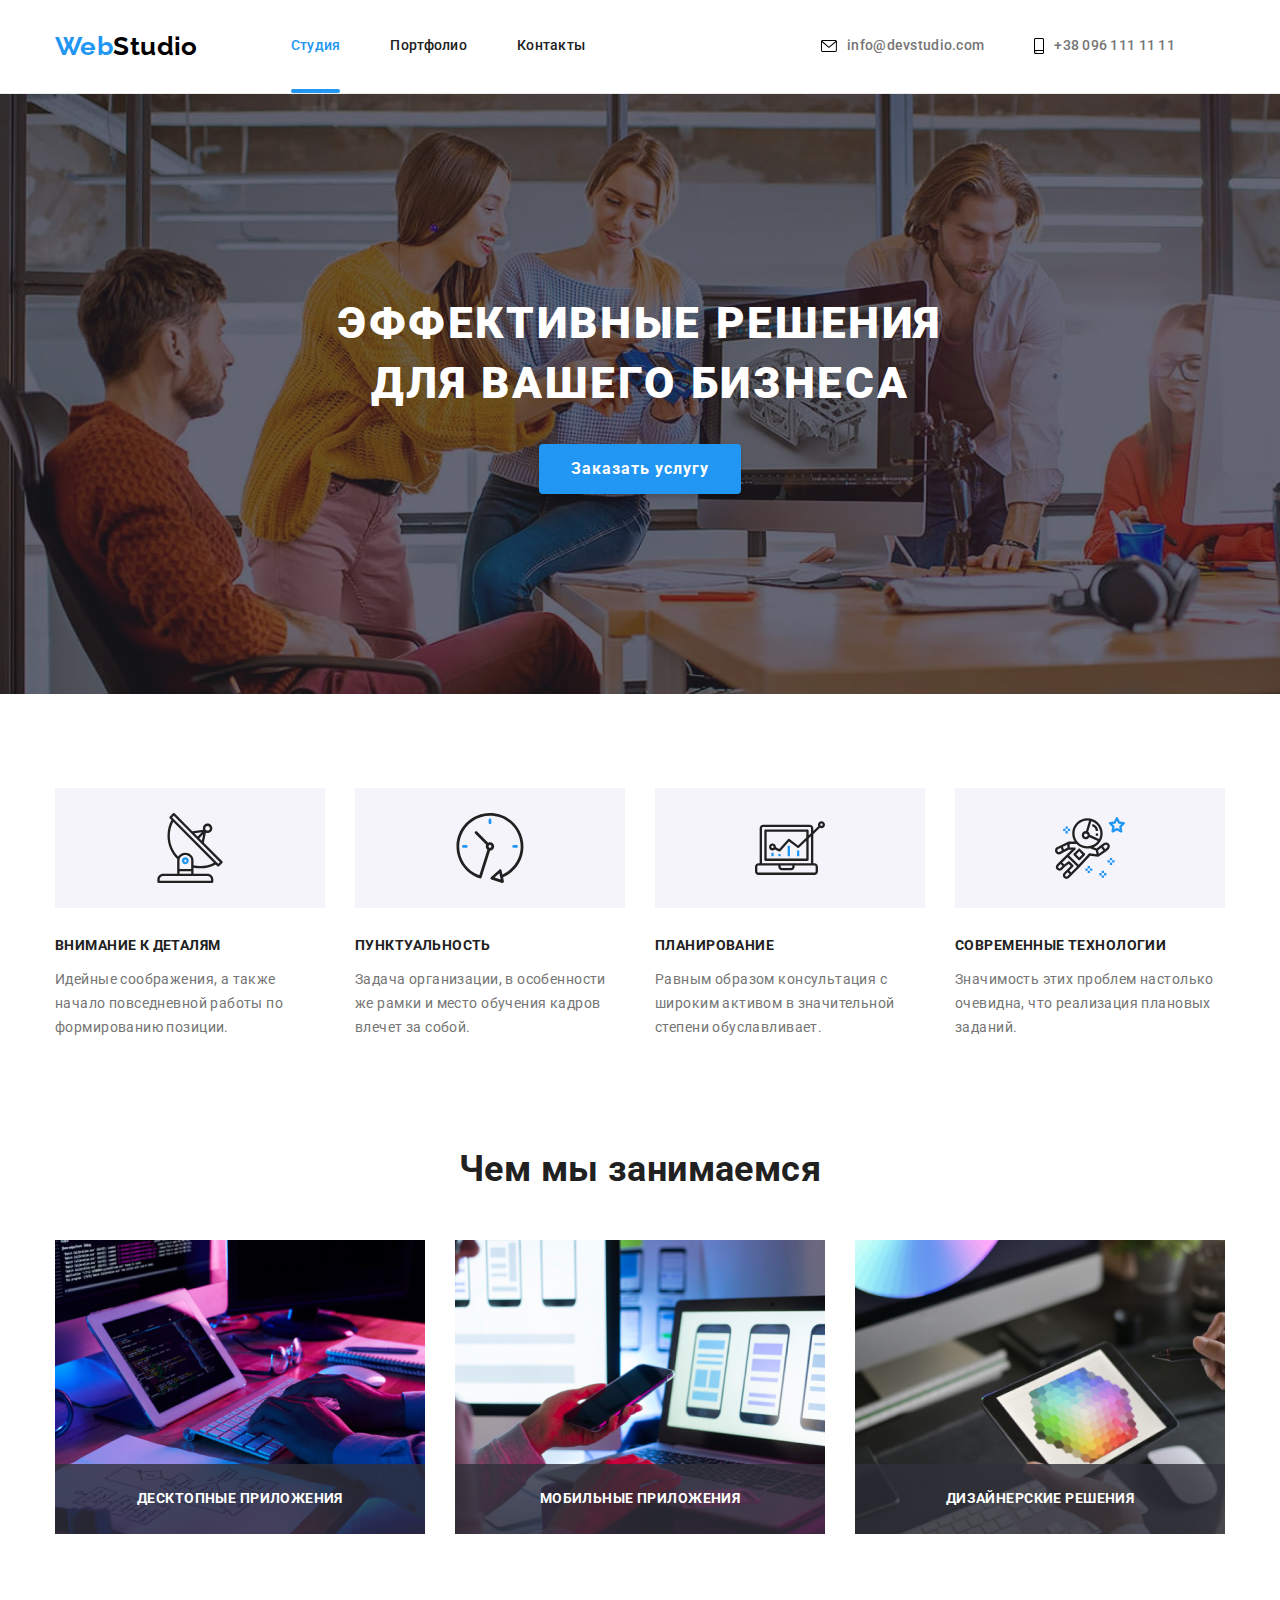
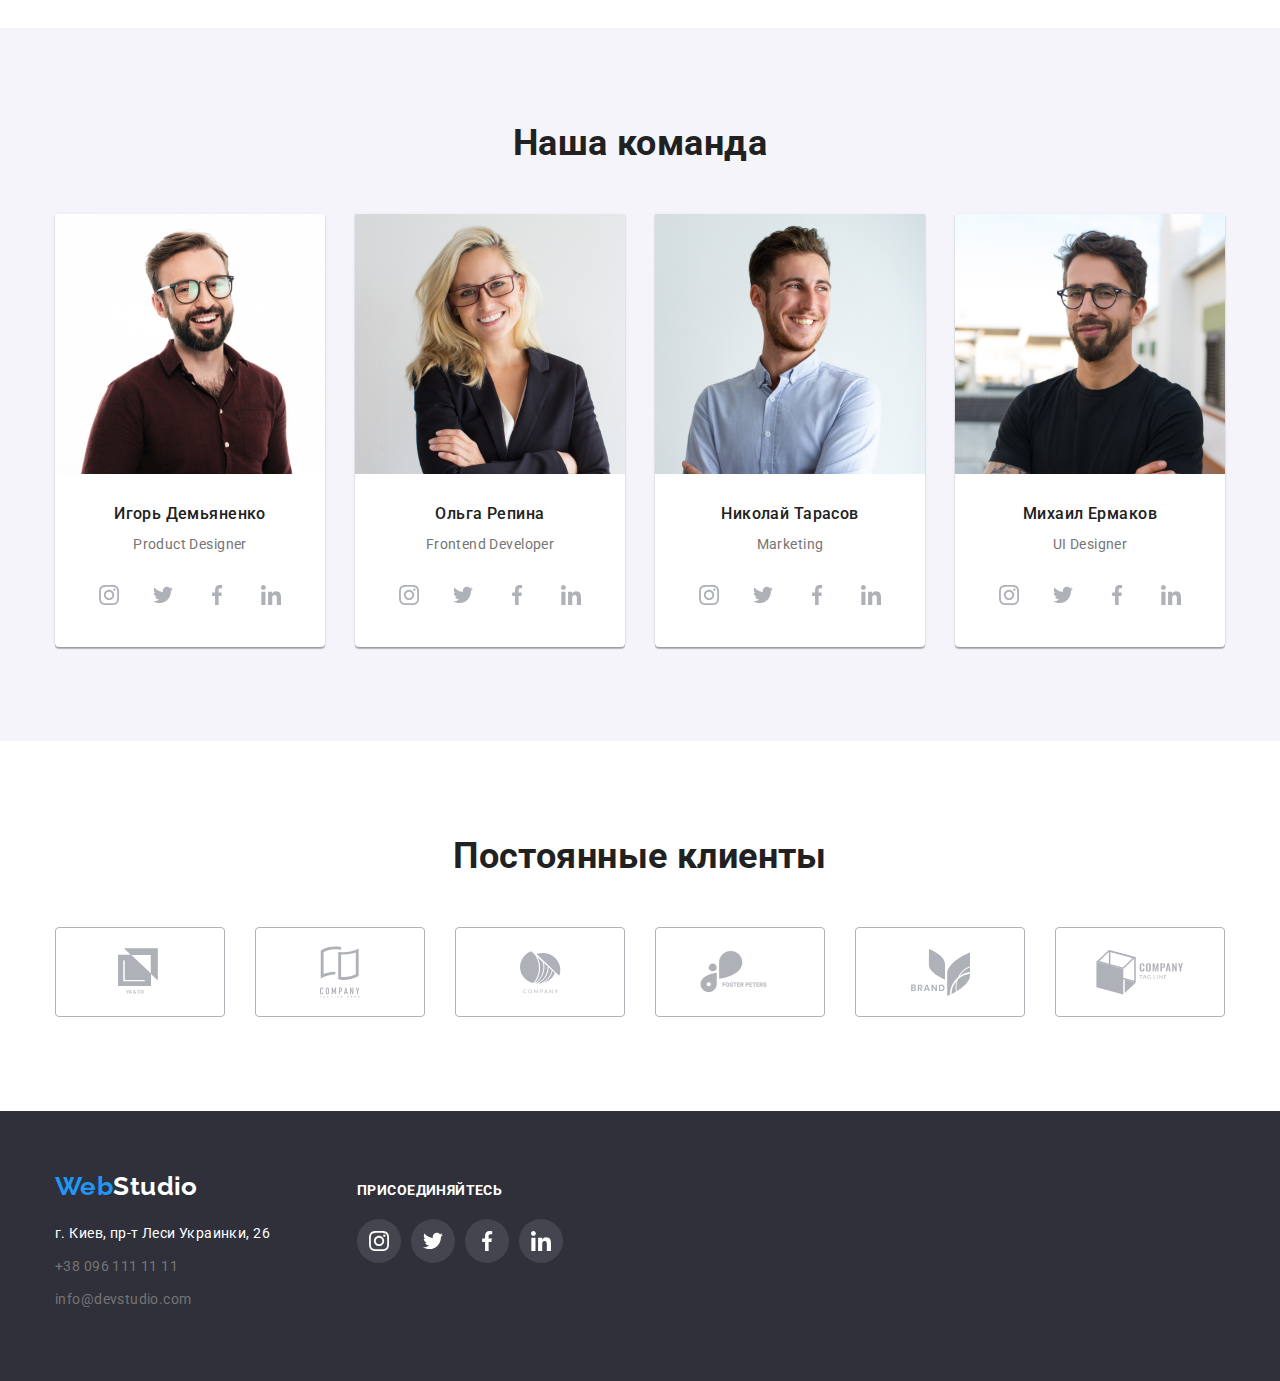
<file: index.html>
<!DOCTYPE html>
<html lang="ru">
<head>
    <meta charset="UTF-8">
    <meta name="viewport" content="width=device-width, initial-scale=1.0">
    <title>Главная</title>
    <link rel="preconnect" href="https://fonts.gstatic.com">
    <link href="https://fonts.googleapis.com/css2?family=Raleway:wght@700&family=Roboto:wght@400;500;700;900&display=swap"
        rel="stylesheet">
    <link rel="stylesheet" href="https://cdnjs.cloudflare.com/ajax/libs/modern-normalize/1.0.0/modern-normalize.min.css">
    <link rel="stylesheet" href="./css/styles.css">
</head>
<body>
    <header>
        <div class="horizontal-flex container">
            <nav class="horizontal-flex">
                <a class="logo" href="./index.html"><span class='accent'>Web</span>Studio</a>
                <ul class="horizontal-flex site-nav list">
                    <li><a class="site-nav-link link  current" href="./index.html">Студия</a></li>
                    <li><a class="site-nav-link link " href="./portfolio.html">Портфолио</a></li>
                    <li><a class="site-nav-link link  last-child" href="">Контакты</a></li>
                </ul>
            </nav>
            <ul class="horizontal-flex header-address list">
                <li>
                    <a class="link email-telephone-link" href="mailto:info@devstudio.com">
                        <svg class="email-icon email-telephone-link-icon "  width="16" height="12">
                            <use href="./images/sprite.svg#envelope"></use>
                        </svg>
                        <p class = "email-telephone">info@devstudio.com </p>
                    </a>
                </li>
                <li>
                    <a class="email-telephone-link link" href="tel:+380961111111">
                        <svg class="email-telephone-link-icon" width="10" height="16">
                            <use href="./images/sprite.svg#smartphone"></use>
                        </svg>
                        <p class="email-telephone">+38 096 111 11 11</p>
                    </a>
                </li>
            </ul>
        </div>
        
    </header>
    <main>
        <section class="hero">
            <h1 class="hero-h1">Эффективные решения для вашего бизнеса</h1>
            <button type ="button" class = "button-hero" data-modal-open> Заказать услугу</button>
        </section>
        <section class="section features">
            <div class="container">
                <h2 class="section-h2 visually-hidden">Особенности</h2>
                
                <ul class="features-list list horizontal-flex">
                    <li class="features-item">
                        <a href="#" class="features-item-link">
                            <svg class="features-item-link-icon">
                                <use href="./images/sprite.svg#antenna"></use>
                            </svg>
                        </a>
                        <h3 class='features-list-h3'>Внимание к деталям</h3>
                        <p>Идейные соображения, а также начало повседневной работы по формированию позиции.</p>
                    </li>
                    <li class="features-item ">
                        <a href="#" class="features-item-link">
                            <svg class="features-item-link-icon">
                                <use href="./images/sprite.svg#clock"></use>
                            </svg>
                        </a>
                        <h3 class='features-list-h3'>Пунктуальность</h3>
                        <p>Задача организации, в особенности же рамки и место обучения кадров влечет за собой.</p>
                    </li>
                    <li class="features-item ">
                        <a href="#" class="features-item-link">
                            <svg class="features-item-link-icon">
                                <use href="./images/sprite.svg#diagram"></use>
                            </svg>
                        </a>
                        <h3 class='features-list-h3'>Планирование</h3>
                        <p>Равным образом консультация с широким активом в значительной степени обуславливает.</p>
                    </li>
                    <li class="features-item ">
                        <a href="#" class="features-item-link">
                            <svg class="features-item-link-icon">
                                <use href="./images/sprite.svg#astronaut"></use>
                            </svg>
                        </a>
                        <h3 class='features-list-h3'>Современные технологии</h3>
                        <p>Значимость этих проблем настолько очевидна, что реализация плановых заданий.</p>
                    </li>
                </ul>
            </div>
        </section>
        <section class="section actions">
            <div class="container">
                <h2 class="section-h2">Чем мы занимаемся</h2>
                <ul class="list horizontal-flex">
                    <li>
                        <div class="actions-card">
                            <img src="./images/actions/img1.jpg" width='370' height='294' alt="Десктопные приложения">
                            <div class="actions-card-description">
                                <p>
                                    Десктопные приложения
                                </p>
                            </div>
                        </div>
                    </li>
                    <li>
                        <div class="actions-card">
                            <img src="./images/actions/img2.jpg" width='370' height='294' alt="Мобильные приложения">
                            <div class="actions-card-description">
                                <p>
                                    Мобильные приложения
                                </p>
                            </div>
                        </div>
                    </li>
                    <li>
                        <div class="actions-card">
                            <img src="./images/actions/img3.jpg" width='370' height='294' alt="Дизайнерские решения">
                            <div class="actions-card-description">
                                <p>
                                    Дизайнерские решения
                                </p>
                            </div>
                        </div>
                    </li>
                </ul>
            </div>
        </section>
        <section class="section teams">
            <div class="container">
                <h2 class="section-h2">Наша команда</h2>
                <ul class="teams-list list">
                    <li class = 'teams-card'>
                        <img src="./images/teams/imgID.jpg" width='270' height='260' alt="Игорь Демьяненко">
                        <div class=card-label>
                            <h3 class='card-name'>Игорь Демьяненко</h3>
                            <p>Product Designer</p>
                            <ul class='social-list list'>
                                <li class = 'social-list-item'>
                                    <a href="#" class="social-list-item-link">
                                        <svg class="social-list-item-link-icon">
                                            <use href="./images/sprite.svg#instagram"></use>
                                        </svg>
                                    </a>
                                </li>
                                <li class='social-list-item'>
                                    <a href="#" class="social-list-item-link">
                                        <svg class="social-list-item-link-icon">
                                            <use href="./images/sprite.svg#twitter"></use>
                                        </svg>
                                    </a>
                                </li>
                                <li class='social-list-item'>
                                    <a href="#" class="social-list-item-link">
                                        <svg class="social-list-item-link-icon">
                                            <use href="./images/sprite.svg#facebook"></use>
                                        </svg>
                                    </a>
                                </li>
                                <li class='social-list-item'>
                                    <a href="#" class="social-list-item-link">
                                        <svg class="social-list-item-link-icon">
                                            <use href="./images/sprite.svg#linkedin"></use>
                                        </svg>
                                    </a>
                                </li>
                            </ul>
                        </div>
                    </li>
                    <li class = 'teams-card'>
                        <img src="./images/teams/imgOR.jpg" width='270' height='260' alt="Ольга Репина">
                        <div class=card-label>
                            <h3 class='card-name'>Ольга Репина</h3>
                            <p>Frontend Developer</p>
                            <ul class='social-list list'>
                                <li class='social-list-item'>
                                    <a href="#" class="social-list-item-link">
                                        <svg class="social-list-item-link-icon">
                                            <use href="./images/sprite.svg#instagram"></use>
                                        </svg>
                                    </a>
                                </li>
                                <li class='social-list-item'>
                                    <a href="#" class="social-list-item-link">
                                        <svg class="social-list-item-link-icon">
                                            <use href="./images/sprite.svg#twitter"></use>
                                        </svg>
                                    </a>
                                </li>
                                <li class='social-list-item'>
                                    <a href="#" class="social-list-item-link">
                                        <svg class="social-list-item-link-icon">
                                            <use href="./images/sprite.svg#facebook"></use>
                                        </svg>
                                    </a>
                                </li>
                                <li class='social-list-item'>
                                    <a href="#" class="social-list-item-link">
                                        <svg class="social-list-item-link-icon">
                                            <use href="./images/sprite.svg#linkedin"></use>
                                        </svg>
                                    </a>
                                </li>
                            </ul>
                        </div>
                    </li>
                    <li class = 'teams-card'>
                        <img src="./images/teams/imgNT.jpg" width='270' height='260' alt="Николай Тарасов">
                        <div class=card-label>
                            <h3 class='card-name'>Николай Тарасов</h3>
                            <p>Marketing</p>
                            <ul class='social-list list'>
                                <li class='social-list-item'>
                                    <a href="#" class="social-list-item-link">
                                        <svg class="social-list-item-link-icon">
                                            <use href="./images/sprite.svg#instagram"></use>
                                        </svg>
                                    </a>
                                </li>
                                <li class='social-list-item'>
                                    <a href="#" class="social-list-item-link">
                                        <svg class="social-list-item-link-icon">
                                            <use href="./images/sprite.svg#twitter"></use>
                                        </svg>
                                    </a>
                                </li>
                                <li class='social-list-item'>
                                    <a href="#" class="social-list-item-link">
                                        <svg class="social-list-item-link-icon">
                                            <use href="./images/sprite.svg#facebook"></use>
                                        </svg>
                                    </a>
                                </li>
                                <li class='social-list-item'>
                                    <a href="#" class="social-list-item-link">
                                        <svg class="social-list-item-link-icon">
                                            <use href="./images/sprite.svg#linkedin"></use>
                                        </svg>
                                    </a>
                                </li>
                            </ul>
                        </div>
                    </li>
                    <li class = 'teams-card'>
                        <img src="./images/teams/imgME.jpg" width='270' height='260' alt="Михаил Ермаков">
                        <div class=card-label>
                            <h3 class='card-name'>Михаил Ермаков</h3>
                            <p>UI Designer</p>
                            <ul class='social-list list'>
                                <li class='social-list-item'>
                                    <a href="#" class="social-list-item-link">
                                        <svg class="social-list-item-link-icon">
                                            <use href="./images/sprite.svg#instagram"></use>
                                        </svg>
                                    </a>
                                </li>
                                <li class='social-list-item'>
                                    <a href="#" class="social-list-item-link">
                                        <svg class="social-list-item-link-icon">
                                            <use href="./images/sprite.svg#twitter"></use>
                                        </svg>
                                    </a>
                                </li>
                                <li class='social-list-item'>
                                    <a href="#" class="social-list-item-link">
                                        <svg class="social-list-item-link-icon">
                                            <use href="./images/sprite.svg#facebook"></use>
                                        </svg>
                                    </a>
                                </li>
                                <li class='social-list-item'>
                                    <a href="#" class="social-list-item-link">
                                        <svg class="social-list-item-link-icon">
                                            <use href="./images/sprite.svg#linkedin"></use>
                                        </svg>
                                    </a>
                                </li>
                            </ul>
                        </div>
                    </li>
                </ul>
            </div>
        
        </section>
        <section class="section customers">
            <div class="container">
                <h2 class="section-h2">Постоянные клиенты</h2>
                <ul class="customers-list list">
                    <li class="customers-item">
                        <a href="#" class="customers-item-link">
                            <svg class="customers-item-link-logo" width = "44px" height ="49px">
                                <use href="./images/sprite.svg#logo1" ></use>
                            </svg>
                        </a>
                    </li>
                    <li class="customers-item">
                        <a href="#" class="customers-item-link">
                            <svg class="customers-item-link-logo" width="40px" height="52px">
                                <use href="./images/sprite.svg#logo2"></use>
                            </svg>
                        </a>
                    </li>
                    <li class="customers-item">
                        <a href="#" class="customers-item-link">
                            <svg class="customers-item-link-logo" width="41px" height="43px">
                                <use href="./images/sprite.svg#logo3"></use>
                            </svg>
                        </a>
                    </li>
                    <li class="customers-item">
                        <a href="#" class="customers-item-link">
                            <svg class="customers-item-link-logo" width="80px" height="42px">
                                <use href="./images/sprite.svg#logo4"></use>
                            </svg>
                        </a>
                    </li>
                    <li class="customers-item">
                        <a href="#" class="customers-item-link">
                            <svg class="customers-item-link-logo" width="59px" height="47px">
                                <use href="./images/sprite.svg#logo5"></use>
                            </svg>
                        </a>
                    </li>
                    <li class="customers-item">
                        <a href="#" class="customers-item-link">
                            <svg class="customers-item-link-logo" width="88px" height="45px">
                                <use href="./images/sprite.svg#logo6"></use>
                            </svg>
                        </a>
                    </li>
                </ul>
            </div>

        </section>
    </main>
    <footer class = 'footer'>
        <div class = "container">
            <div class = 'footer-address'>
                <a class='logo' href="./index.html" lang="en"><span class='accent'>Web</span>Studio</a>
                <address class='footer-only-address'>
                    <ul class='list'>
                        <li class='footer-list'>
                            <a class='street link' href='https://goo.gl/maps/ssaZGnjNMrTu6JDE8'>г. Киев, пр-т Леси Украинки, 26</a>
                        </li>
                        <li class='footer-list not-address'>
                            <a class=" link no-color" href="tel:+380961111111">+38 096 111 11 11</a>
                        </li>
                        <li class='footer-list not-address'>
                            <a class="link no-color last-child" href="mailto:info@devstudio.com">info@devstudio.com</a>
                        </li>
                
                    </ul>
                </address>
            </div>
            <div class = 'footer-join'>
                <b class = 'join-watchword'>Присоединяйтесь</b>

                <ul class='social-list list'>
                    <li class='social-list-item'>
                        <a href="#" class="social-list-item-link-footer">
                            <svg class="social-list-item-link-icon">
                                <use href="./images/sprite.svg#instagram"></use>
                            </svg>
                        </a>
                    </li>
                    <li class='social-list-item'>
                        <a href="#" class="social-list-item-link-footer">
                            <svg class="social-list-item-link-icon">
                                <use href="./images/sprite.svg#twitter"></use>
                            </svg>
                        </a>
                    </li>
                    <li class='social-list-item'>
                        <a href="#" class="social-list-item-link-footer">
                            <svg class="social-list-item-link-icon">
                                <use href="./images/sprite.svg#facebook"></use>
                            </svg>
                        </a>
                    </li>
                    <li class='social-list-item'>
                        <a href="#" class="social-list-item-link-footer">
                            <svg class="social-list-item-link-icon">
                                <use href="./images/sprite.svg#linkedin"></use>
                            </svg>
                        </a>
                    </li>
                </ul>
            </div>
        </div>
    </footer>
    <div class = 'backdrop is-hidden' data-modal>
        <div class = 'modal'>
            <button type="button" class= 'modal-button' data-modal-close>

                    <svg class="x" width="11" height="11">
                        <use href="./images/sprite.svg#x"></use>
                    </svg>

                
            </button>
        </div>
    </div>
    <script src="./js/modal.js"></script>

</body>
</html>
</file>
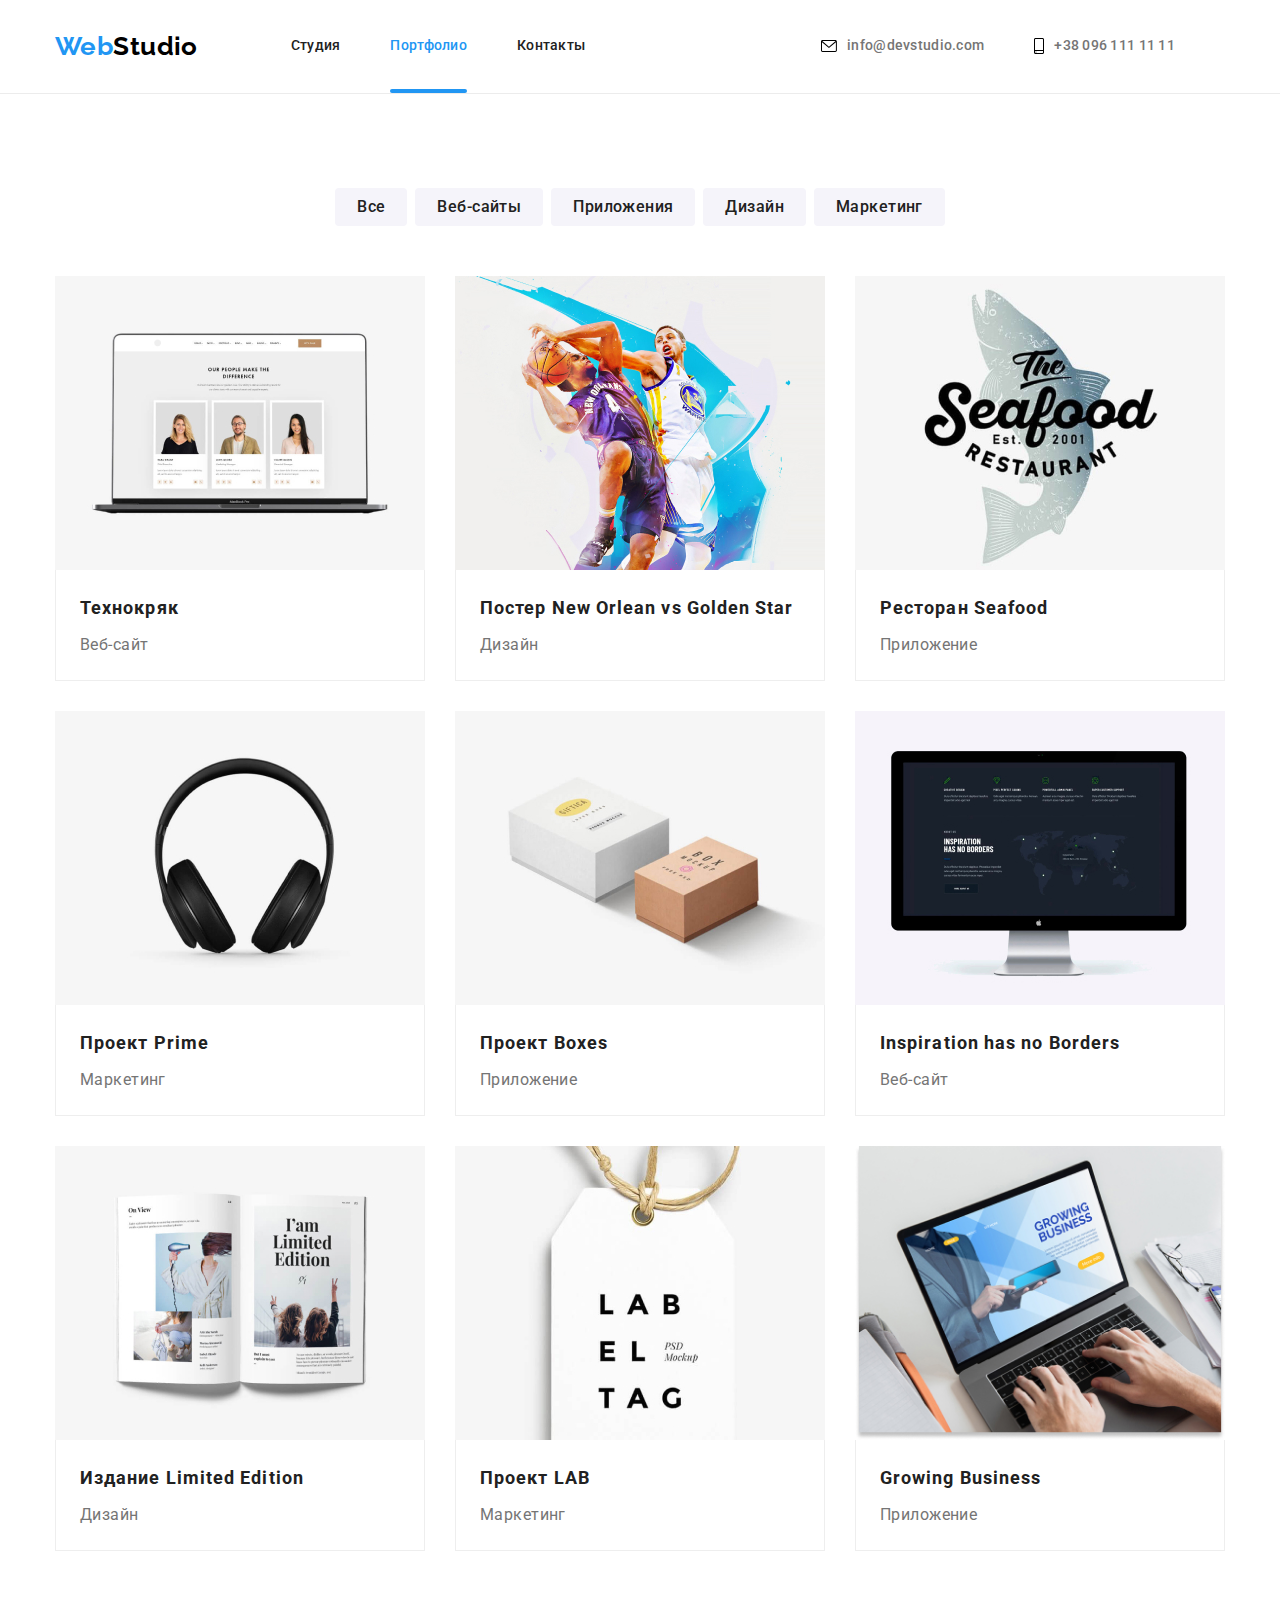
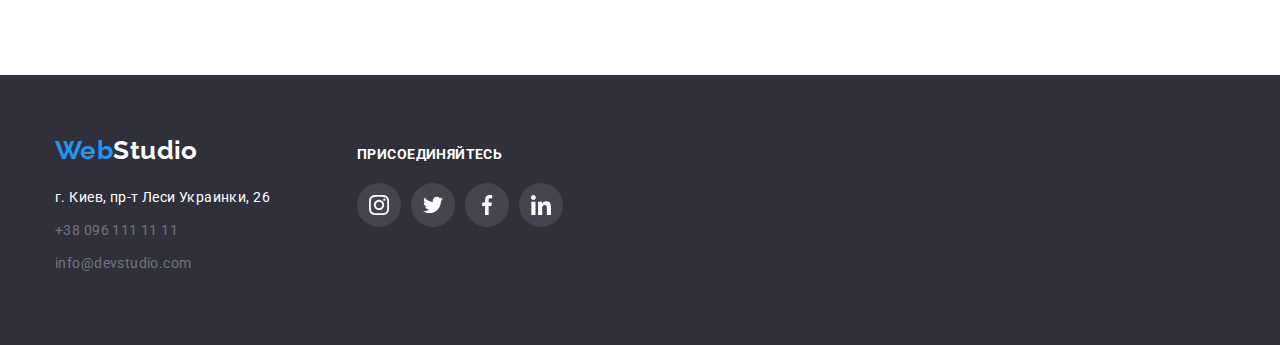
<file: portfolio.html>
<!DOCTYPE html>
<html lang="ru">
<head>
    <meta charset="UTF-8">
    <meta name="viewport" content="width=device-width, initial-scale=1.0">
    <title>Портфолио</title>
    <link rel="preconnect" href="https://fonts.gstatic.com">
    <link href="https://fonts.googleapis.com/css2?family=Raleway:wght@700&family=Roboto:wght@400;500;700;900&display=swap" rel="stylesheet">
    <link rel="stylesheet" href="https://cdnjs.cloudflare.com/ajax/libs/modern-normalize/1.0.0/modern-normalize.min.css">
    <link rel="stylesheet" href="./css/styles.css">
</head>
<body>
        <header>
            <div class="horizontal-flex container">
                <nav class="horizontal-flex">
                    <a class="logo" href="./index.html"><span class='accent'>Web</span>Studio</a>
                    <ul class="horizontal-flex site-nav list">
                        <li><a class="site-nav-link link  " href="./index.html">Студия</a></li>
                        <li><a class="site-nav-link link current" href="./portfolio.html">Портфолио</a></li>
                        <li><a class="site-nav-link link  last-child" href="">Контакты</a></li>
                    </ul>
                </nav>
                <ul class="horizontal-flex header-address list">
                    <li>
                        <a class="link email-telephone-link" href="mailto:info@devstudio.com">
                            <svg class="email-icon email-telephone-link-icon " width="16" height="12">
                                <use href="./images/sprite.svg#envelope"></use>
                            </svg>
                            <p class="email-telephone">info@devstudio.com </p>
                        </a>
                    </li>
                    <li>
                        <a class="email-telephone-link link" href="tel:+380961111111">
                            <svg class="email-telephone-link-icon" width="10" height="16">
                                <use href="./images/sprite.svg#smartphone"></use>
                            </svg>
                            <p class="email-telephone">+38 096 111 11 11</p>
                        </a>
                    </li>
                </ul>
            </div>
        
        </header>

    <main>
        <section class = 'section our-works'>
            <div class = "container">
                <h1 class="visually-hidden">Наши работы</h1>
                <ul class="horizontal-flex filters-our-works list">
                    <li><a href="" class="link our-works-button">Все</a></li>
                    <li><a href="" class="link our-works-button">Веб-сайты</a></li>
                    <li><a href="" class="link our-works-button">Приложения</a></li>
                    <li><a href="" class="link our-works-button">Дизайн</a></li>
                    <li><a href="" class="link our-works-button last-child">Маркетинг</a></li>
                </ul>
                
                <ul class="list grid-flex">
                    <li class='our-works-card'>
                        <a href="#" class="our-works-card-link">
                            <div class= "our-works-card-thumb">
                                <img src="./images/portfolio/img.jpg" width="370" height="294" alt="заглавная страница сайта с тремя фотографиями">
                                <div class = "our-works-card-thumb-overlay">
                                    <p>
                                        Технокряк это современная площадка распространения коронавируса. Компании используют эту платформу для цифрового
                                        шпионажа и атак на защищённые сервера конкурентов.
                                    </p>
                                </div>
                            </div>
                            <div class="our-works-card-description">
                                <h2 class="list-title">Технокряк</h2>
                                <p class="list-description">Веб-сайт</p>
                            </div>
                        </a>
                    </li>
                    <li class='our-works-card'>
                        <a href="#" class="our-works-card-link">
                            <div class="our-works-card-thumb">
                                <img src="./images/portfolio/img-1.jpg" width="370" height="294" alt="фото двух волейболистов">
                                <div class="our-works-card-thumb-overlay">
                                    <p>
                                        Технокряк это современная площадка распространения коронавируса. Компании используют эту платформу для
                                        цифрового
                                        шпионажа и атак на защищённые сервера конкурентов.
                                    </p>
                                </div>
                            </div>
                            <div class="our-works-card-description">
                                <h2 class="list-title">Постер New Orlean vs Golden Star</h2>
                                <p class="list-description">Дизайн</p>
                            </div>
                        </a>
                    </li>
                    <li class='our-works-card'>
                        <a href="#" class="our-works-card-link">
                            <div class="our-works-card-thumb">
                                <img src="./images/portfolio/img-2.jpg" width="370" height="294" alt="Логотип ресторана ">
                                <div class="our-works-card-thumb-overlay">
                                    <p>
                                        Технокряк это современная площадка распространения коронавируса. Компании используют эту платформу для
                                        цифрового
                                        шпионажа и атак на защищённые сервера конкурентов.
                                    </p>
                                </div>
                            </div>
                            <div class="our-works-card-description">
                                <h2 class="list-title">Ресторан Seafood</h2>
                                <p class="list-description">Приложение</p>
                            </div>
                        </a>
                    </li>
                    <li class='our-works-card'>
                        <a href="#" class="our-works-card-link">
                            <div class="our-works-card-thumb">
                                <img src="./images/portfolio/img-3.jpg" width="370" height="294" alt="Фотография наушников">
                                <div class="our-works-card-thumb-overlay">
                                    <p>
                                        Технокряк это современная площадка распространения коронавируса. Компании используют эту платформу для
                                        цифрового
                                        шпионажа и атак на защищённые сервера конкурентов.
                                    </p>
                                </div>
                            </div>
                            <div class="our-works-card-description">
                                <h2 class="list-title">Проект Prime</h2>
                                <p class="list-description">Маркетинг</p>
                            </div>
                        </a>
                    </li>
                    <li class='our-works-card'>
                        <a href="#" class="our-works-card-link">
                            <div class="our-works-card-thumb">
                                <img src="./images/portfolio/img-4.jpg" width="370" height="294" alt="Две картонные коробки">
                                <div class="our-works-card-thumb-overlay">
                                    <p>
                                        Технокряк это современная площадка распространения коронавируса. Компании используют эту платформу для
                                        цифрового
                                        шпионажа и атак на защищённые сервера конкурентов.
                                    </p>
                                </div>
                            </div>
                            <div class="our-works-card-description">
                                <h2 class="list-title">Проект Boxes</h2>
                                <p class="list-description">Приложение</p>
                            </div>
                        </a>
                    </li>
                    <li class='our-works-card'>
                        <a href="#" class="our-works-card-link">
                            <div class="our-works-card-thumb">
                                <img src="./images/portfolio/img-5.jpg" width="370" height="294" alt="Монитор с изображением карты">
                                <div class="our-works-card-thumb-overlay">
                                    <p>
                                        Технокряк это современная площадка распространения коронавируса. Компании используют эту платформу для
                                        цифрового
                                        шпионажа и атак на защищённые сервера конкурентов.
                                    </p>
                                </div>
                            </div>
                            <div class="our-works-card-description">
                                <h2 class="list-title">Inspiration has no Borders</h2>
                                <p class="list-description">Веб-сайт</p>
                            </div>
                        </a>
                    </li>
                    <li class='our-works-card'>
                        <a href="#" class="our-works-card-link">
                            <div class="our-works-card-thumb">
                                <img src="./images/portfolio/img-6.jpg" width="370" height="294" alt="Фотография разворота журнала">
                                <div class="our-works-card-thumb-overlay">
                                    <p>
                                        Технокряк это современная площадка распространения коронавируса. Компании используют эту платформу для
                                        цифрового
                                        шпионажа и атак на защищённые сервера конкурентов.
                                    </p>
                                </div>
                            </div>
                            <div class="our-works-card-description">
                                <h2 class="list-title">Издание Limited Edition</h2>
                                <p class="list-description">Дизайн</p>
                            </div>
                        </a>
                    </li>
                    <li class='our-works-card'>
                        <a href="#" class="our-works-card-link">
                            <div class="our-works-card-thumb">
                                <img src="./images/portfolio/img-7.jpg" width="370" height="294" alt="лейбл на шнурке">
                                <div class="our-works-card-thumb-overlay">
                                    <p>
                                        Технокряк это современная площадка распространения коронавируса. Компании используют эту платформу для
                                        цифрового
                                        шпионажа и атак на защищённые сервера конкурентов.
                                    </p>
                                </div>
                            </div>
                            <div class="our-works-card-description">
                                <h2 class="list-title">Проект LAB</h2>
                                <p class="list-description">Маркетинг</p>
                            </div>
                        </a>
                    </li>
                    <li class='our-works-card'>
                        <a href="#" class="our-works-card-link">
                            <div class="our-works-card-thumb">
                                <img src="./images/portfolio/img-8.jpg" width="370" height="294" alt="фотография открытого ноутбука">
                                <div class="our-works-card-thumb-overlay">
                                    <p>
                                        Технокряк это современная площадка распространения коронавируса. Компании используют эту платформу для
                                        цифрового
                                        шпионажа и атак на защищённые сервера конкурентов.
                                    </p>
                                </div>
                            </div>
                            <div class="our-works-card-description">
                                <h2 class="list-title">Growing Business</h2>
                                <p class="list-description">Приложение</p>
                            </div>
                        </a>
                    </li>
                
                </ul>
            </div>
        </section>
    </main>
<footer class='footer'>
    <div class="container">
        <div class='footer-address'>
            <a class='logo' href="./index.html" lang="en"><span class='accent'>Web</span>Studio</a>
            <address class='footer-only-address'>
                <ul class='list'>
                    <li class='footer-list'>
                        <a class='street link' href='https://goo.gl/maps/ssaZGnjNMrTu6JDE8'>г. Киев, пр-т Леси Украинки,
                            26</a>
                    </li>
                    <li class='footer-list not-address'>
                        <a class=" link no-color" href="tel:+380961111111">+38 096 111 11 11</a>
                    </li>
                    <li class='footer-list not-address'>
                        <a class="link no-color last-child" href="mailto:info@devstudio.com">info@devstudio.com</a>
                    </li>

                </ul>
            </address>
        </div>
        <div class='footer-join'>
            <b class='join-watchword'>Присоединяйтесь</b>

            <ul class='social-list list'>
                <li class='social-list-item'>
                    <a href="#" class="social-list-item-link-footer">
                        <svg class="social-list-item-link-icon">
                            <use href="./images/sprite.svg#instagram"></use>
                        </svg>
                    </a>
                </li>
                <li class='social-list-item'>
                    <a href="#" class="social-list-item-link-footer">
                        <svg class="social-list-item-link-icon">
                            <use href="./images/sprite.svg#twitter"></use>
                        </svg>
                    </a>
                </li>
                <li class='social-list-item'>
                    <a href="#" class="social-list-item-link-footer">
                        <svg class="social-list-item-link-icon">
                            <use href="./images/sprite.svg#facebook"></use>
                        </svg>
                    </a>
                </li>
                <li class='social-list-item'>
                    <a href="#" class="social-list-item-link-footer">
                        <svg class="social-list-item-link-icon">
                            <use href="./images/sprite.svg#linkedin"></use>
                        </svg>
                    </a>
                </li>
            </ul>
        </div>
    </div>
</footer>

</body>
</html>
</file>
<file: css/styles.css>
:root {
  --primary-text-color: #757575;
  --title-text-color: #212121;
  --accent-color: #2196f3;
  --logo-color: #000000;
  --alternative-color: #ffffff;
  --adress-footer-color: rgb (255, 255, 255, 0.6);
  --primary-bg-color: #ffffff;
  --accent-bg-color: #f5f4fa;
  --alternative-bg-color: #2f303a;
  --color-shadow: rgba(0, 0, 0, 0.15);
  --color-border-header: #ececec;
  --color-border-cards: #eeeeee;
  --color-overlay-gradient: rgba(47, 48, 58, 0.4);
  --color-social-link: #afb1b8;
  --background-social-link-footer: rgba(255, 255, 255, 0.1);
  --background-transparent: rgba(47, 48, 58, 0.8);
  --background-blue-overlay: rgba(33, 150, 243, 0.9);
  --background-modal: rgba(0, 0, 0, 0.2);
}
body {
  background-color: var(--primary-bg-color);
  color: var(--primary-text-color);
  font-size: 14px;
  line-height: 1.71;
  font-family: Roboto, sans-serif;
  letter-spacing: 0.03em;
}

.container {
  margin-left: auto;
  margin-right: auto;

  padding-left: 15px;
  padding-right: 15px;
  width: 1200px;
}
.visually-hidden {
  position: absolute;
  clip: rect(0 0 0 0);
  width: 1px;
  height: 1px;
  margin: -1px;
}

.horizontal-flex {
  display: flex;
  align-items: center;
}
.logo {
  display: block;
  color: var(--logo-color);
  font-family: Raleway, cursive;
  font-weight: 700;
  font-size: 26px;
  line-height: 1.19;
  text-decoration: none;
  margin-right: 93px;
}
.accent {
  color: var(--accent-color);
}
/* отключаю стили списков*/
.list {
  padding: 0;
  margin: 0;
  list-style: none;
}

/* ----header---- */
header {
  padding-top: 24px;
  padding-bottom: 25px;
  border-bottom: 1px solid var(--color-border-header);
}
.link {
  text-decoration: none;
  margin-right: 50px;
  transition: color 250ms cubic-bezier(0.4, 0, 0.2, 1);
}
.link:hover,
.link:focus {
  color: var(--accent-color);
  position: relative;
}
.horizontal-flex.header-address {
  margin-left: auto;
}
.site-nav-link {
  font-weight: 500;
  font-size: 14px;
  line-height: 1.14;
  letter-spacing: 0.02em;
  color: var(--title-text-color);
}
/*
.site-nav-link,
.site-nav-link:visited {
  color: var(--title-text-color);
}
*/
.email-telephone {
  font-weight: 500;
  font-size: 14px;
  line-height: 1.14;
  letter-spacing: 0.02em;
  color: inherit;
}
.current {
  color: var(--accent-color);
  position: relative;
}
.current::after {
  position: absolute;
  content: '';
  display: block;
  left: 0px;
  bottom: -40px;

  width: 100%;

  height: 4px;
  border-radius: 2px;
  background-color: var(--accent-color);
}
.email-telephone-link {
  display: inline-flex;
  align-items: center;
  color: var(--primary-text-color);
  fill: var(--primary-text -color);
  transition: fill 250ms cubic-bezier(0.4, 0, 0.2, 1),
    color 250ms cubic-bezier(0.4, 0, 0.2, 1);
}
.email-telephone-link:focus,
.email-telephone-link:hover {
  color: var(--accent-color);
  fill: var(--accent-color);
}

.email-telephone-link-icon {
  fill: inherit;
}

.email-telephone {
  margin-left: 10px;
}

/* ----end header---- */

/*------hero----------*/

.hero {
  background-color: var(--alternative-bg-color);
  text-align: center;
  margin-left: auto;
  margin-right: auto;
  padding-top: 200px;
  padding-bottom: 200px;
  max-width: 1600px;
  height: 600px;
  margin-left: auto;
  margin-right: auto;
  background-image: linear-gradient(
      to right,
      var(--color-overlay-gradient),
      var(--color-overlay-gradient)
    ),
    url('../images/hero-min.jpg');
  background-size: cover;
  background-repeat: no-repeat;
}

.hero-h1 {
  margin-left: auto;
  margin-right: auto;
  color: var(--alternative-color);
  width: 700px;
  font-family: Roboto;
  font-weight: 900;
  font-size: 44px;
  line-height: 1.36;

  letter-spacing: 0.06em;
  text-transform: uppercase;
  margin-top: 0px;
  margin-bottom: 30px;
}
.button-hero {
  background-color: var(--accent-color);
  color: var(--alternative-color);
  border: none;
  border-radius: 4px;
  box-shadow: 0px 4px 4px var(--color-shadow);
  padding: 10px 32px;
  font-weight: 700;
  font-size: 16px;
  line-height: 1.87;
  display: flex;
  align-items: center;
  text-align: center;
  letter-spacing: 0.06em;
  margin-left: auto;
  margin-right: auto;
  /*margin-bottom: 200px;*/
}

/*------end hero------*/

/*------section-------*/
img {
  display: block;
}
.section {
  background-color: var(--primary-bg-color);
  padding-top: 94px;
  /*--padding-bottom: 94px;--*/
}
.section-h2 {
  color: var(--title-text-color);

  font-weight: 700;
  font-size: 36px;
  line-height: 1.17;
  text-align: center;

  margin-top: 0;
  margin-bottom: 50px;
}

/*------end section---*/

/*---features-list----*/

.features-list-h3 {
  color: var(--title-text-color);

  font-weight: 700;
  font-size: 14px;
  line-height: 1.14;
  text-transform: uppercase;
  margin-top: 30px;
  margin-bottom: 10px;
}

.features-item {
  display: block;
  width: 270px;
  margin-right: 30px;
}
.features-item:last-child {
  margin-right: 0;
}
.features-item-link {
  display: flex;
  justify-content: center;
  align-items: center;
  width: 270px;
  height: 120px;
  background-color: var(--accent-bg-color);
}
.features-item-link-icon {
  width: 70px;
  height: 70px;
}

.features > p {
  display: inline-block;
  margin-top: 0;
  margin-bottom: 0px;
}
/*--end features-list-*/

/*-----actions----*/
.actions {
  padding-bottom: 94px;
}

.actions .list li:not(:last-child) {
  margin-right: 30px;
}
.actions-card {
  position: relative;
}
.actions-card-description {
  position: absolute;
  bottom: 0;
  left: 0;
  width: 100%;
  height: 70px;
  background: var(--background-transparent);
}
.actions-card-description p {
  display: block;
  margin-left: auto;
  margin-right: auto;
  margin-top: 27px;
  margin-bottom: 27px;
  color: var(--alternative-color);
  font-family: Roboto;
  font-weight: 700;
  font-size: 14px;
  line-height: 1.14;
  letter-spacing: 0.03em;
  text-transform: uppercase;
  text-align: center;
}
/*-----end actions----*/

/*--------teams-------*/
.teams {
  padding-bottom: 94px;
  background-color: var(--accent-bg-color);
}
.teams-list {
  display: flex;
}

.teams-card {
  background: var(--primary-bg-color);

  box-shadow: 0px 1px 3px rgba(0, 0, 0, 0.12), 0px 1px 1px rgba(0, 0, 0, 0.14),
    0px 2px 1px rgba(0, 0, 0, 0.2);
  border-radius: 0px 0px 4px 4px;
}
.teams-card:not(:last-child) {
  margin-right: 30px;
}
.card-name {
  color: var(--title-text-color);

  font-weight: 500;
  font-size: 16px;
  line-height: 1.19;
  text-align: center;
  margin-top: 0;
  margin-bottom: 10px;
}

.card-label {
  width: 270px;
  padding-top: 30px;
  padding-bottom: 30px;
  padding-right: 32px;
  padding-left: 32px;

  text-align: center;
}
.card-label p {
  margin: 0;
  margin-bottom: 16px;
}
.social-list {
  display: flex;
  justify-content: space-between;
}
.social-list-item {
  margin-right: 10px;
}
.social-list-item-link {
  display: flex;
  justify-content: center;
  align-items: center;
  width: 44px;
  height: 44px;
  border-radius: 50%;
  background-color: inherit;
  fill: var(--color-social-link);
  transition: fill 250ms cubic-bezier(0.4, 0, 0.2, 1),
    background-color 250ms cubic-bezier(0.4, 0, 0.2, 1);
}
.social-list-item-link:hover,
.social-list-item-link:focus {
  background-color: var(--accent-color);
  fill: var(--alternative-color);
}
.social-list-item-link-icon {
  width: 20px;
  height: 20px;
  fill: inherit;
}

/*------end teams-----*/

/*-----customers------*/
.customers {
  padding-bottom: 94px;
}
.customers-list {
  display: flex;
}
.customers-item {
  display: flex;
  width: 170px;
  height: 90px;
}
.customers-item:not(:last-child) {
  margin-right: 30px;
}
.customers-item-link {
  display: flex;
  justify-content: center;
  align-items: center;
  width: inherit;
  height: inherit;
  border: 1px solid var(--color-social-link);
  box-sizing: border-box;
  border-radius: 4px;
  fill: var(--color-social-link);
  transition: fill 250ms cubic-bezier(0.4, 0, 0.2, 1),
    border-color 250ms cubic-bezier(0.4, 0, 0.2, 1);
}
.customers-item-link:hover,
.customers-item-link:focus {
  fill: var(--accent-color);
  border-color: var(--accent-color);
}
.customers-item-link-logo {
  fill: inherit;
}
/*-----end customers------*/

/*------footer--------*/
.footer {
  display: block;
  margin-left: auto;
  margin-right: auto;
  background-color: var(--alternative-bg-color);

  padding-top: 60px;
  padding-bottom: 60px;
}

.footer .logo {
  color: var(--alternative-color);
  margin-bottom: 20px;
}

.footer-list.not-address {
  color: var(--adress-footer-color);
  font-style: normal;
  font-weight: 400;
}
.no-color {
  color: var(--adress-footer-color);
}

.street.link {
  color: var(--alternative-color);
  font-style: normal;
  margin-right: 0;
}
.footer-list {
  margin-bottom: 9px;
}
.footer-address {
  padding-right: 70px;
  width: 302px;
}
.footer > .container {
  display: flex;
  align-items: baseline;
}
.join-watchword {
  display: block;
  margin-bottom: 20px;
  font-weight: 700;
  font-size: 14px;
  line-height: 1.14;
  text-transform: uppercase;
  color: var(--alternative-color);
}
.social-list-item-link-footer {
  display: flex;
  justify-content: center;
  align-items: center;
  width: 44px;
  height: 44px;
  border-radius: 50%;
  background-color: var(--background-social-link-footer);
  fill: var(--alternative-color);
  transition: background-color 250ms cubic-bezier(0.4, 0, 0.2, 1);
}
.social-list-item-link-footer:hover,
.social-list-item-link-footer:focus {
  background-color: var(--accent-color);
}

/*------ end footer--------*/

/*------- modal -----------*/
.backdrop {
  position: fixed;
  top: 0;
  left: 0;
  width: 100%;
  height: 100%;
  background-color: var(--background-modal);
  opacity: 1;
  transition: opacity 250ms cubic-bezier(0.4, 0, 0.2, 1);
}
.backdrop.is-hidden {
  opacity: 0;
  pointer-events: none;
}
.modal {
  position: absolute;
  top: 50%;
  left: 50%;
  transform: translate(-50%, -50%);
  width: 528px;
  height: 581px;
  background: var(--primary-bg-color);
  box-shadow: 0px 1px 3px rgba(0, 0, 0, 0.12), 0px 1px 1px rgba(0, 0, 0, 0.14),
    0px 2px 1px rgba(0, 0, 0, 0.2);
  border-radius: 4px;
}
.modal-button {
  position: absolute;
  top: 8px;
  right: 8px;
  width: 30px;
  height: 30px;
  padding-left: 10px;
  padding-top: 9px;
  padding-right: 9px;
  padding-bottom: 10px;
  background: var(--primary-bg-color);
  border: 1px solid rgba(0, 0, 0, 0.1);
  box-sizing: border-box;
  border-radius: 50%;
}
/*------- end modal -----------*/

/*------styles for portfolio-------------*/
.our-works {
  margin-bottom: 94px;
}

.filters-our-works {
  margin-bottom: 34px;
  padding-bottom: 16px;
  justify-content: center;
}
.our-works-button {
  cursor: pointer;
  display: inline-block;
  margin-right: 8px;
  padding-top: 6px;
  padding-bottom: 6px;
  padding-left: 22px;
  padding-right: 22px;
  background-color: var(--accent-bg-color);
  color: var(--title-text-color);
  border: none;
  border-radius: 4px;
  font-family: Roboto, sans-serif;
  font-weight: 500;
  font-size: 16px;
  line-height: 1.62;
  text-align: center;
  transition: background-color 250ms cubic-bezier(0.4, 0, 0.2, 1),
    color 250ms cubic-bezier(0.4, 0, 0.2, 1),
    box-shadow 250ms cubic-bezier(0.4, 0, 0.2, 1);
}

.our-works-button:hover,
.our-works-button:focus {
  background-color: var(--accent-color);
  color: var(--alternative-color);
  box-shadow: 0px 3px 1px rgba(0, 0, 0, 0.1), 0px 1px 2px rgba(0, 0, 0, 0.08),
    0px 2px 2px rgba(0, 0, 0, 0.12);
}

.grid-flex {
  display: flex;
  flex-wrap: wrap;
}
.our-works-card-link {
  display: block;
  text-decoration: none;
  color: inherit;

  transition: background-color 250ms cubic-bezier(0.4, 0, 0.2, 1),
    box-shadow 250ms cubic-bezier(0.4, 0, 0.2, 1);
}

.our-works-card-link:hover,
.our-works-card-link:focus {
  box-sizing: border-box;
  background-color: var(--primary-bg-color);
  box-shadow: 0px 1px 1px rgba(0, 0, 0, 0.12), 0px 4px 4px rgba(0, 0, 0, 0.06),
    1px 4px 6px rgba(0, 0, 0, 0.16);
}
.our-works-card-link:hover .our-works-card-thumb-overlay,
.our-works-card-link:focus .our-works-card-thumb-overlay {
  transform: translateY(0);
}
.our-works-card-thumb {
  position: relative;
  overflow: hidden;
}
.our-works-card-thumb-overlay {
  position: absolute;
  display: flex;
  top: 0;
  left: 0;

  width: 100%;
  height: 100%;
  padding-left: 24px;
  padding-right: 24px;
  align-items: center;
  justify-content: center;
  background-color: var(--background-blue-overlay);
  color: var(--alternative-color);
  font-family: Roboto;
  font-style: normal;
  font-weight: normal;
  font-size: 18px;
  line-height: 1.56;
  /* or 156% */
  letter-spacing: 0.03em;
  transform: translateY(100%);
  transition: transform 250ms cubic-bezier(0.4, 0, 0.2, 1);
}
.our-works-card-description {
  padding-top: 20px;
  padding-bottom: 20px;
  padding-left: 24px;
  padding-right: 24px;
  border-right: 1px solid var(--color-border-cards);
  border-left: 1px solid var(--color-border-cards);
  border-bottom: 1px solid var(--color-border-cards);
}

.list-title {
  color: var(--title-text-color);
  margin-top: 0;
  margin-bottom: 0;

  font-size: 18px;
  line-height: 2;
  letter-spacing: 0.06em;
}
.list-description {
  margin-top: 0;
  margin-bottom: 0;
  padding-top: 4px;
  font-size: 16px;
  line-height: 1.875;
}
.grid-flex li {
  margin-right: 30px;
  margin-bottom: 30px;
}
.grid-flex li:nth-child(3n) {
  margin-right: 0;
}
.grid-flex li:nth-last-child(3-n) {
  margin-bottom: 0;
}

.last-child {
  margin-right: 0;
}
/*------end styles for portfolio-------------*/
/* цвет текста #757575
    цвет заголовков #212121
    синий цвет выделенных заголовков
        лого, кнопок #2196F3
    цвет лого #000000
    цвет белого текста и белого фона #FFFFFF
    цвет серого фона для кнопок и сектора #F5F4FA
    цвет фона футтера #2F303A
    цвет адреса в футере #FFFFFF 60%
    */ ;
</file>
